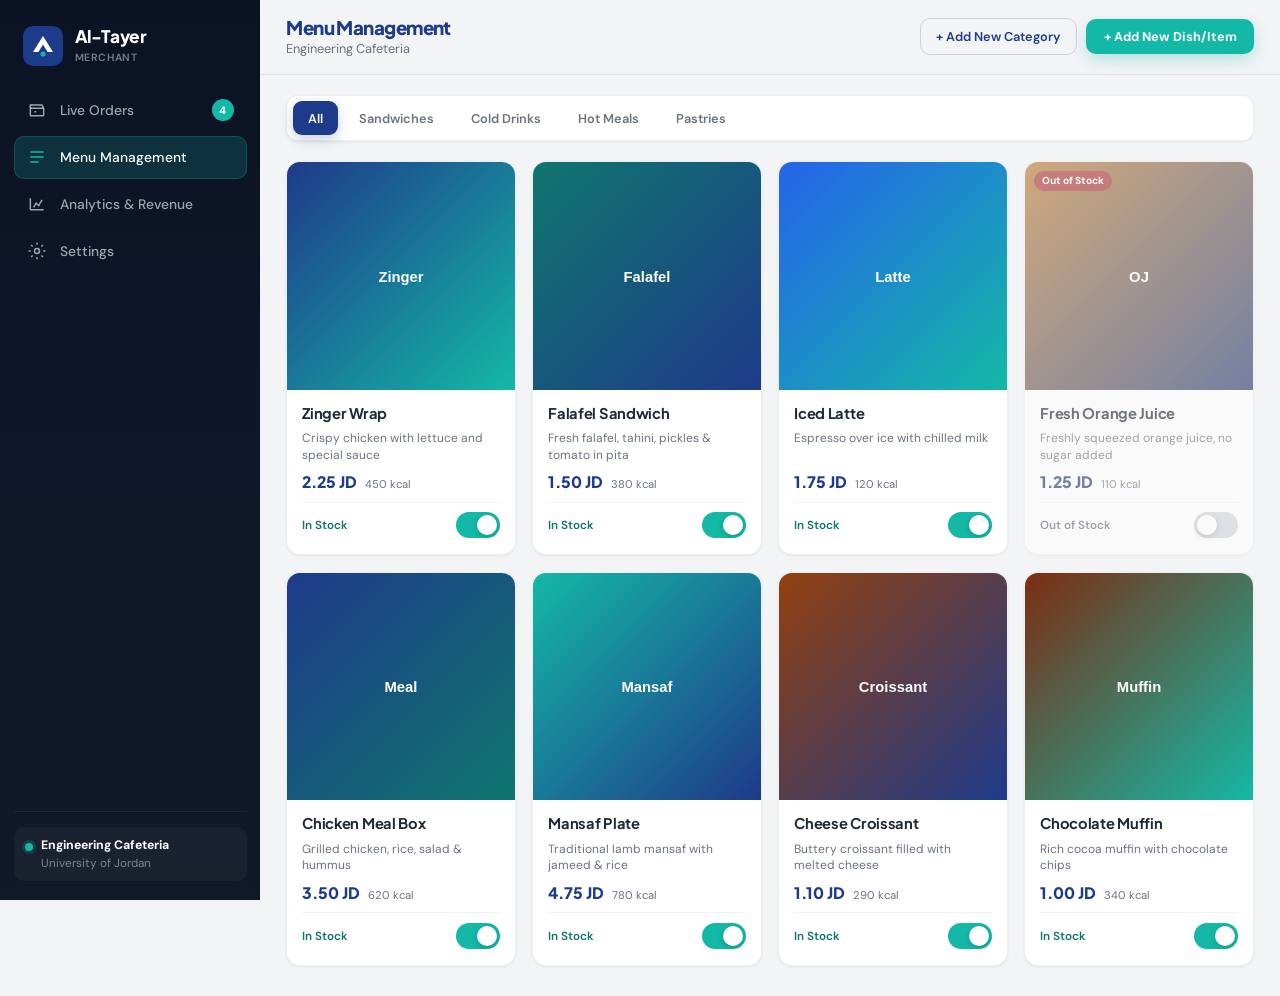
<file: merchant-portal/index.html>
<!DOCTYPE html>
<html lang="en">
<head>
  <meta charset="UTF-8" />
  <meta name="viewport" content="width=device-width, initial-scale=1.0" />
  <title>Al-Tayer Merchant | Menu Management</title>
  <link rel="preconnect" href="https://fonts.googleapis.com" />
  <link rel="preconnect" href="https://fonts.gstatic.com" crossorigin />
  <link href="https://fonts.googleapis.com/css2?family=DM+Sans:ital,opsz,wght@0,9..40,400;0,9..40,500;0,9..40,600;0,9..40,700;1,9..40,400&family=Plus+Jakarta+Sans:wght@600;700;800&display=swap" rel="stylesheet" />
  <link rel="stylesheet" href="styles.css" />
</head>
<body>
  <div class="app">
    <aside class="sidebar" id="sidebar">
      <div class="sidebar-brand">
        <div class="logo-mark" aria-hidden="true">
          <svg viewBox="0 0 40 40" fill="none" xmlns="http://www.w3.org/2000/svg">
            <rect width="40" height="40" rx="10" fill="url(#mLogo)"/>
            <path d="M10 26L20 10L30 26H24.5L20 18.5L15.5 26H10Z" fill="white"/>
            <circle cx="20" cy="28" r="2.5" fill="#14B8A6"/>
            <defs>
              <linearGradient id="mLogo" x1="0" y1="0" x2="40" y2="40">
                <stop stop-color="#1E3A8A"/>
                <stop offset="1" stop-color="#2563EB"/>
              </linearGradient>
            </defs>
          </svg>
        </div>
        <div class="brand-text">
          <span class="brand-name">Al-Tayer</span>
          <span class="brand-sub">Merchant</span>
        </div>
      </div>

      <nav class="sidebar-nav" aria-label="Merchant navigation">
        <a href="#orders" class="nav-item" data-nav="orders">
          <span class="nav-icon">
            <svg viewBox="0 0 24 24" fill="none" stroke="currentColor" stroke-width="1.75"><path d="M4 6h14l2 4v8a1 1 0 0 1-1 1H5a1 1 0 0 1-1-1V6z"/><path d="M4 10h16M9 14h2"/></svg>
          </span>
          <span>Live Orders</span>
          <span class="nav-badge" id="liveOrdersBadge">5</span>
        </a>
        <a href="#menu" class="nav-item active" data-nav="menu" aria-current="page">
          <span class="nav-icon">
            <svg viewBox="0 0 24 24" fill="none" stroke="currentColor" stroke-width="1.75"><path d="M4 6h16M4 12h16M4 18h10"/></svg>
          </span>
          <span>Menu Management</span>
        </a>
        <a href="#analytics" class="nav-item" data-nav="analytics">
          <span class="nav-icon">
            <svg viewBox="0 0 24 24" fill="none" stroke="currentColor" stroke-width="1.75"><path d="M4 19V5M4 19h16"/><path d="M8 16l3-5 3 3 4-7"/></svg>
          </span>
          <span>Analytics &amp; Revenue</span>
        </a>
        <a href="#settings" class="nav-item" data-nav="settings">
          <span class="nav-icon">
            <svg viewBox="0 0 24 24" fill="none" stroke="currentColor" stroke-width="1.75"><circle cx="12" cy="12" r="3"/><path d="M12 2v2.5M12 19.5V22M4.9 4.9l1.8 1.8M17.3 17.3l1.8 1.8M2 12h2.5M19.5 12H22M4.9 19.1l1.8-1.8M17.3 6.7l1.8-1.8"/></svg>
          </span>
          <span>Settings</span>
        </a>
      </nav>

      <div class="sidebar-footer">
        <div class="merchant-chip">
          <span class="chip-dot"></span>
          <div>
            <strong>Engineering Cafeteria</strong>
            <span>University of Jordan</span>
          </div>
        </div>
      </div>
    </aside>

    <div class="main">
      <header class="topbar">
        <div class="topbar-left">
          <button class="menu-toggle" id="menuToggle" type="button" aria-label="Toggle sidebar">
            <svg viewBox="0 0 24 24" fill="none" stroke="currentColor" stroke-width="2"><path d="M4 7h16M4 12h16M4 17h16"/></svg>
          </button>
          <div>
            <h1 class="page-title" id="pageTitle">Menu Management</h1>
            <p class="page-subtitle" id="pageSubtitle">Engineering Cafeteria</p>
          </div>
        </div>
        <div class="topbar-actions" id="menuActions">
          <button type="button" class="btn-ghost" id="addCategoryBtn">+ Add New Category</button>
          <button type="button" class="btn-primary" id="addItemBtn">+ Add New Dish/Item</button>
        </div>
      </header>

      <main class="content">
        <!-- Live Orders -->
        <section class="page-view" id="view-orders" hidden>
          <div class="panel-card">
            <div class="panel-card-head">
              <h2>Live Orders Queue</h2>
              <p>Active prep orders for Engineering Cafeteria</p>
            </div>
            <div class="table-wrap">
              <table class="data-table">
                <thead>
                  <tr>
                    <th>Order</th>
                    <th>Student</th>
                    <th>Items</th>
                    <th>Status</th>
                    <th>Time</th>
                    <th>Action</th>
                  </tr>
                </thead>
                <tbody id="liveOrdersBody"></tbody>
              </table>
            </div>
          </div>
        </section>

        <!-- Menu Management -->
        <section class="page-view" id="view-menu">
          <div class="category-tabs" id="categoryTabs" role="tablist" aria-label="Menu categories"></div>
          <section class="menu-grid" id="menuGrid" aria-live="polite"></section>
          <p class="empty-state" id="menuEmpty" hidden>No items in this category yet.</p>
        </section>

        <!-- Analytics -->
        <section class="page-view" id="view-analytics" hidden>
          <div class="metrics-row">
            <article class="stat-card">
              <span class="stat-label">Today's Revenue</span>
              <strong class="stat-value">842.50 <small>JD</small></strong>
            </article>
            <article class="stat-card">
              <span class="stat-label">Orders Completed</span>
              <strong class="stat-value">126</strong>
            </article>
            <article class="stat-card">
              <span class="stat-label">Avg Prep Time</span>
              <strong class="stat-value">7.2 <small>min</small></strong>
            </article>
            <article class="stat-card">
              <span class="stat-label">Top Seller</span>
              <strong class="stat-value sm">Zinger Wrap</strong>
            </article>
          </div>
          <div class="panel-card">
            <div class="panel-card-head">
              <h2>Revenue by Category</h2>
              <p>Last 7 days — Engineering Cafeteria</p>
            </div>
            <ul class="revenue-list" id="revenueList"></ul>
          </div>
        </section>

        <!-- Settings -->
        <section class="page-view" id="view-settings" hidden>
          <div class="panel-card settings-panel">
            <div class="panel-card-head">
              <h2>Merchant Settings</h2>
              <p>Store profile and prep preferences</p>
            </div>
            <form id="settingsForm" class="settings-form">
              <label class="field">
                <span>Display Name</span>
                <input type="text" id="settingName" value="Engineering Cafeteria" />
              </label>
              <label class="field">
                <span>Prep Time Target (minutes)</span>
                <input type="number" id="settingPrep" value="8" min="1" max="60" />
              </label>
              <label class="field checkbox-field">
                <input type="checkbox" id="settingOpen" checked />
                <span>Accepting new orders</span>
              </label>
              <button type="submit" class="btn-primary">Save Settings</button>
            </form>
          </div>
        </section>
      </main>
    </div>
  </div>

  <!-- ========== Dish Modal (#dishModal) ========== -->
  <div id="dishModal" class="modal-backdrop" style="display: none;" aria-hidden="true">
    <div class="modal" role="dialog" aria-modal="true" aria-labelledby="dishModalTitle">
      <div class="modal-head">
        <h2 id="dishModalTitle">Add New Dish/Item</h2>
        <button type="button" class="icon-btn" id="dishModalClose" aria-label="Close">
          <svg viewBox="0 0 24 24" fill="none" stroke="currentColor" stroke-width="2"><path d="M6 6l12 12M18 6L6 18"/></svg>
        </button>
      </div>
      <form id="dishForm" class="modal-body" novalidate>
        <label class="field">
          <span>Item Name</span>
          <input type="text" id="dishName" name="name" placeholder="e.g. Zinger Wrap" required />
        </label>
        <label class="field">
          <span>Category</span>
          <select id="dishCategory" name="category" required></select>
        </label>
        <div class="field-row">
          <label class="field">
            <span>Price (JD)</span>
            <input type="number" id="dishPrice" name="price" min="0" step="0.05" placeholder="2.25" required />
          </label>
          <label class="field">
            <span>Calories</span>
            <input type="number" id="dishCalories" name="calories" min="0" step="1" placeholder="450" required />
          </label>
        </div>
        <label class="field">
          <span>Description</span>
          <textarea id="dishDescription" name="description" rows="3" placeholder="Short description for students"></textarea>
        </label>
        <div class="field">
          <span>Image (optional)</span>
          <div class="dropzone" id="dishDropzone" tabindex="0" role="button" aria-label="Upload item image">
            <input type="file" id="dishImageFile" accept="image/*" style="display:none" />
            <div class="dropzone-inner" id="dishDropInner">
              <svg viewBox="0 0 24 24" fill="none" stroke="currentColor" stroke-width="1.75"><path d="M12 16V4M8 8l4-4 4 4"/><path d="M4 14v4a2 2 0 0 0 2 2h12a2 2 0 0 0 2-2v-4"/></svg>
              <p><strong>Drag &amp; drop</strong> or <span class="linkish">browse</span></p>
            </div>
            <div class="dropzone-preview" id="dishDropPreview" style="display:none">
              <img id="dishImagePreview" alt="Preview" />
              <button type="button" class="btn-ghost sm" id="dishImageClear">Remove</button>
            </div>
          </div>
        </div>
        <div class="modal-actions">
          <button type="button" class="btn-ghost" id="dishModalCancel">Cancel</button>
          <button type="submit" class="btn-primary" id="dishSaveBtn">Save</button>
        </div>
      </form>
    </div>
  </div>

  <!-- ========== Category Modal (#categoryModal) ========== -->
  <div id="categoryModal" class="modal-backdrop" style="display: none;" aria-hidden="true">
    <div class="modal modal-sm" role="dialog" aria-modal="true" aria-labelledby="categoryModalTitle">
      <div class="modal-head">
        <h2 id="categoryModalTitle">Add New Category</h2>
        <button type="button" class="icon-btn" id="categoryModalClose" aria-label="Close">
          <svg viewBox="0 0 24 24" fill="none" stroke="currentColor" stroke-width="2"><path d="M6 6l12 12M18 6L6 18"/></svg>
        </button>
      </div>
      <form id="categoryForm" class="modal-body">
        <label class="field">
          <span>Category Name</span>
          <input type="text" id="categoryName" placeholder="e.g. Desserts" required autocomplete="off" />
        </label>
        <div class="modal-actions">
          <button type="button" class="btn-ghost" id="categoryModalCancel">Cancel</button>
          <button type="submit" class="btn-primary" id="categorySaveBtn">Save Category</button>
        </div>
      </form>
    </div>
  </div>

  <div class="toast" id="toast" style="display:none" role="status"></div>
  <div class="sidebar-overlay" id="sidebarOverlay"></div>
  <script src="app.js?v=3" defer></script>
</body>
</html>
</file>
<file: merchant-portal/styles.css>
:root {
  --primary: #1E3A8A;
  --primary-soft: #2563EB;
  --accent: #14B8A6;
  --accent-dark: #0F766E;
  --bg: #F3F4F6;
  --surface: #FFFFFF;
  --text: #1F2937;
  --text-muted: #6B7280;
  --border: rgba(31, 41, 55, 0.08);
  --danger: #DC2626;
  --sidebar-w: 260px;
  --radius: 14px;
  --shadow: 0 8px 24px rgba(15, 23, 42, 0.06);
  --shadow-sm: 0 1px 3px rgba(15, 23, 42, 0.06);
  --font: "DM Sans", system-ui, sans-serif;
  --font-display: "Plus Jakarta Sans", "DM Sans", sans-serif;
}

*,
*::before,
*::after {
  box-sizing: border-box;
  margin: 0;
  padding: 0;
}

html { font-size: 15px; }

body {
  font-family: var(--font);
  color: var(--text);
  background: var(--bg);
  min-height: 100vh;
  -webkit-font-smoothing: antialiased;
}

button { font-family: inherit; cursor: pointer; border: none; background: none; }
a { color: inherit; text-decoration: none; }

.app { display: flex; min-height: 100vh; }

/* Sidebar */
.sidebar {
  position: fixed;
  inset: 0 auto 0 0;
  width: var(--sidebar-w);
  background: linear-gradient(180deg, #0B1224 0%, #0F172A 50%, #111827 100%);
  color: #fff;
  display: flex;
  flex-direction: column;
  padding: 1.25rem 0.9rem;
  z-index: 100;
  transition: transform 0.28s ease;
}

.sidebar-brand {
  display: flex;
  align-items: center;
  gap: 0.75rem;
  padding: 0.5rem 0.65rem 1.5rem;
}

.logo-mark { width: 40px; height: 40px; flex-shrink: 0; }
.logo-mark svg { width: 100%; height: 100%; }

.brand-name {
  font-family: var(--font-display);
  font-weight: 800;
  font-size: 1.15rem;
  letter-spacing: -0.02em;
  display: block;
  line-height: 1.1;
}

.brand-sub {
  font-size: 0.7rem;
  color: rgba(255, 255, 255, 0.45);
  text-transform: uppercase;
  letter-spacing: 0.06em;
  font-weight: 600;
}

.sidebar-nav {
  display: flex;
  flex-direction: column;
  gap: 0.25rem;
  flex: 1;
}

.nav-item {
  display: flex;
  align-items: center;
  gap: 0.75rem;
  padding: 0.7rem 0.85rem;
  border-radius: 10px;
  color: rgba(255, 255, 255, 0.62);
  font-weight: 500;
  font-size: 0.92rem;
  transition: background 0.18s, color 0.18s;
}

.nav-icon { width: 22px; height: 22px; display: grid; place-items: center; }
.nav-icon svg { width: 20px; height: 20px; }

.nav-item:hover {
  background: rgba(255, 255, 255, 0.08);
  color: #fff;
}

.nav-item:hover .nav-icon { color: #5EEAD4; }

.nav-item.active {
  background: rgba(20, 184, 166, 0.18);
  color: #fff;
  box-shadow: inset 0 0 0 1px rgba(20, 184, 166, 0.25);
}

.nav-item.active .nav-icon { color: var(--accent); }

.nav-badge {
  margin-left: auto;
  min-width: 22px;
  height: 22px;
  padding: 0 6px;
  border-radius: 999px;
  background: var(--accent);
  color: #fff;
  font-size: 0.72rem;
  font-weight: 700;
  display: grid;
  place-items: center;
}

.sidebar-footer {
  padding-top: 1rem;
  border-top: 1px solid rgba(255, 255, 255, 0.06);
}

.merchant-chip {
  display: flex;
  align-items: flex-start;
  gap: 0.55rem;
  padding: 0.7rem 0.75rem;
  border-radius: 10px;
  background: rgba(255, 255, 255, 0.04);
  font-size: 0.78rem;
}

.merchant-chip strong {
  display: block;
  color: #fff;
  font-size: 0.82rem;
  margin-bottom: 0.1rem;
}

.merchant-chip span:last-child { color: rgba(255, 255, 255, 0.45); }

.chip-dot {
  width: 8px;
  height: 8px;
  margin-top: 0.35rem;
  border-radius: 50%;
  background: var(--accent);
  box-shadow: 0 0 0 3px rgba(20, 184, 166, 0.2);
  flex-shrink: 0;
}

/* Main */
.main {
  margin-left: var(--sidebar-w);
  flex: 1;
  min-width: 0;
}

.topbar {
  position: sticky;
  top: 0;
  z-index: 50;
  display: flex;
  align-items: center;
  justify-content: space-between;
  gap: 1rem;
  padding: 1.1rem 1.75rem;
  background: rgba(243, 244, 246, 0.9);
  backdrop-filter: blur(12px);
  border-bottom: 1px solid var(--border);
}

.topbar-left {
  display: flex;
  align-items: center;
  gap: 0.75rem;
}

.menu-toggle {
  display: none;
  width: 38px;
  height: 38px;
  border-radius: 10px;
  background: var(--surface);
  border: 1px solid var(--border);
  place-items: center;
}

.menu-toggle svg { width: 18px; height: 18px; }

.page-title {
  font-family: var(--font-display);
  font-size: 1.25rem;
  font-weight: 800;
  letter-spacing: -0.03em;
  color: var(--primary);
  line-height: 1.15;
}

.page-subtitle {
  font-size: 0.85rem;
  color: var(--text-muted);
  margin-top: 0.15rem;
}

.topbar-actions {
  display: flex;
  align-items: center;
  gap: 0.6rem;
  flex-shrink: 0;
}

.btn-ghost {
  padding: 0.6rem 1rem;
  border-radius: 10px;
  font-size: 0.85rem;
  font-weight: 600;
  color: var(--primary);
  background: transparent;
  border: 1px solid rgba(30, 58, 138, 0.18);
  transition: background 0.15s, transform 0.15s;
}

.btn-ghost:hover {
  background: rgba(30, 58, 138, 0.06);
  transform: translateY(-1px);
}

.btn-ghost.sm { padding: 0.35rem 0.7rem; font-size: 0.78rem; }

.btn-primary {
  padding: 0.6rem 1.15rem;
  border-radius: 10px;
  font-size: 0.85rem;
  font-weight: 700;
  color: #fff;
  background: var(--accent);
  box-shadow: 0 6px 16px rgba(20, 184, 166, 0.28);
  transition: filter 0.15s, transform 0.15s;
}

.btn-primary:hover {
  filter: brightness(1.05);
  transform: translateY(-1px);
}

.content {
  padding: 1.35rem 1.75rem 2rem;
}

.page-view {
  display: block;
}

.page-view[hidden] {
  display: none !important;
}

.panel-card {
  background: var(--surface);
  border: 1px solid var(--border);
  border-radius: var(--radius);
  box-shadow: var(--shadow-sm);
  padding: 1.2rem 1.35rem;
}

.panel-card-head {
  margin-bottom: 1rem;
}

.panel-card-head h2 {
  font-family: var(--font-display);
  font-size: 1.1rem;
  font-weight: 750;
  color: var(--primary);
}

.panel-card-head p {
  margin-top: 0.25rem;
  font-size: 0.85rem;
  color: var(--text-muted);
}

.table-wrap { overflow-x: auto; }

.data-table {
  width: 100%;
  border-collapse: collapse;
  font-size: 0.88rem;
}

.data-table th {
  text-align: left;
  padding: 0.65rem 0.7rem;
  font-size: 0.72rem;
  text-transform: uppercase;
  letter-spacing: 0.04em;
  color: var(--text-muted);
  border-bottom: 1px solid var(--border);
}

.data-table td {
  padding: 0.85rem 0.7rem;
  border-bottom: 1px solid rgba(31, 41, 55, 0.05);
  vertical-align: middle;
}

.data-table tr:hover td {
  background: rgba(30, 58, 138, 0.03);
}

.order-status {
  display: inline-flex;
  padding: 0.22rem 0.55rem;
  border-radius: 999px;
  font-size: 0.72rem;
  font-weight: 650;
}

.status-accepted { color: #2563EB; background: rgba(37, 99, 235, 0.1); }
.status-preparing { color: #D97706; background: rgba(217, 119, 6, 0.12); }
.status-ready { color: #059669; background: rgba(5, 150, 105, 0.1); }

.muted { color: var(--text-muted); font-size: 0.82rem; }

.metrics-row {
  display: grid;
  grid-template-columns: repeat(4, 1fr);
  gap: 1rem;
  margin-bottom: 1.15rem;
}

.stat-card {
  background: var(--surface);
  border: 1px solid var(--border);
  border-radius: var(--radius);
  padding: 1.1rem 1.15rem;
  box-shadow: var(--shadow-sm);
}

.stat-label {
  display: block;
  font-size: 0.78rem;
  font-weight: 600;
  color: var(--text-muted);
  margin-bottom: 0.45rem;
}

.stat-value {
  font-family: var(--font-display);
  font-size: 1.55rem;
  font-weight: 800;
  color: var(--text);
  letter-spacing: -0.03em;
}

.stat-value.sm { font-size: 1.15rem; }

.stat-value small {
  font-size: 0.85rem;
  font-weight: 600;
  color: var(--text-muted);
}

.revenue-list {
  list-style: none;
  display: flex;
  flex-direction: column;
}

.revenue-list li {
  display: flex;
  justify-content: space-between;
  align-items: center;
  padding: 0.85rem 0;
  border-bottom: 1px solid rgba(31, 41, 55, 0.06);
}

.revenue-list li:last-child { border-bottom: none; }

.revenue-list strong { display: block; font-size: 0.92rem; }

.amount {
  font-family: var(--font-display);
  font-weight: 700;
  color: var(--primary);
}

.settings-form {
  display: flex;
  flex-direction: column;
  gap: 0.9rem;
  max-width: 420px;
}

.checkbox-field {
  flex-direction: row !important;
  align-items: center;
  gap: 0.55rem !important;
}

.checkbox-field input {
  width: auto;
  accent-color: var(--accent);
}

@media (max-width: 1000px) {
  .metrics-row { grid-template-columns: repeat(2, 1fr); }
}

@media (max-width: 560px) {
  .metrics-row { grid-template-columns: 1fr; }
}

/* Category tabs */
.category-tabs {
  display: flex;
  flex-wrap: wrap;
  gap: 0.45rem;
  margin-bottom: 1.35rem;
  padding: 0.35rem;
  background: var(--surface);
  border-radius: 12px;
  border: 1px solid var(--border);
  box-shadow: var(--shadow-sm);
}

.cat-tab {
  padding: 0.55rem 1rem;
  border-radius: 9px;
  font-size: 0.85rem;
  font-weight: 600;
  color: var(--text-muted);
  transition: background 0.18s, color 0.18s, box-shadow 0.18s;
}

.cat-tab:hover {
  color: var(--primary);
  background: rgba(30, 58, 138, 0.05);
}

.cat-tab.active {
  color: #fff;
  background: var(--primary);
  box-shadow: 0 4px 12px rgba(30, 58, 138, 0.25);
}

/* Menu grid */
.menu-grid {
  display: grid;
  grid-template-columns: repeat(4, 1fr);
  gap: 1.1rem;
}

.menu-card {
  position: relative;
  background: var(--surface);
  border-radius: var(--radius);
  border: 1px solid var(--border);
  box-shadow: var(--shadow-sm);
  overflow: hidden;
  display: flex;
  flex-direction: column;
  transition: transform 0.2s ease, box-shadow 0.2s ease, opacity 0.25s ease, filter 0.25s ease;
}

.menu-card:hover {
  transform: translateY(-3px);
  box-shadow: var(--shadow);
}

.menu-card.out-of-stock {
  opacity: 0.62;
  filter: grayscale(0.35);
}

.card-image {
  position: relative;
  aspect-ratio: 1;
  background: linear-gradient(145deg, #E5E7EB, #F3F4F6);
  overflow: hidden;
}

.card-image img {
  width: 100%;
  height: 100%;
  object-fit: cover;
  display: block;
}

.card-actions {
  position: absolute;
  top: 0.55rem;
  right: 0.55rem;
  display: flex;
  gap: 0.35rem;
  opacity: 0;
  transform: translateY(-4px);
  transition: opacity 0.18s, transform 0.18s;
}

.menu-card:hover .card-actions { opacity: 1; transform: translateY(0); }

.card-action {
  width: 32px;
  height: 32px;
  border-radius: 8px;
  background: rgba(255, 255, 255, 0.95);
  border: 1px solid var(--border);
  display: grid;
  place-items: center;
  color: var(--text);
  box-shadow: var(--shadow-sm);
  transition: background 0.15s, color 0.15s;
}

.card-action svg { width: 15px; height: 15px; }
.card-action:hover { background: #fff; color: var(--primary); }
.card-action.danger:hover { color: var(--danger); }

.stock-badge {
  position: absolute;
  top: 0.55rem;
  left: 0.55rem;
  padding: 0.25rem 0.55rem;
  border-radius: 999px;
  font-size: 0.68rem;
  font-weight: 700;
  background: rgba(220, 38, 38, 0.95);
  color: #fff;
  opacity: 0;
  transform: scale(0.9);
  transition: opacity 0.2s, transform 0.2s;
  pointer-events: none;
}

.menu-card.out-of-stock .stock-badge {
  opacity: 1;
  transform: scale(1);
}

.card-body {
  padding: 0.95rem 1rem 1.05rem;
  display: flex;
  flex-direction: column;
  gap: 0.55rem;
  flex: 1;
}

.card-name {
  font-family: var(--font-display);
  font-size: 0.98rem;
  font-weight: 700;
  letter-spacing: -0.02em;
  color: var(--text);
}

.card-desc {
  font-size: 0.8rem;
  color: var(--text-muted);
  line-height: 1.4;
  display: -webkit-box;
  -webkit-line-clamp: 2;
  -webkit-box-orient: vertical;
  overflow: hidden;
}

.card-meta {
  display: flex;
  align-items: baseline;
  gap: 0.5rem;
  margin-top: auto;
}

.card-price {
  font-family: var(--font-display);
  font-weight: 800;
  font-size: 1.05rem;
  color: var(--primary);
}

.card-kcal {
  font-size: 0.75rem;
  color: var(--text-muted);
}

.card-footer {
  display: flex;
  align-items: center;
  justify-content: space-between;
  padding-top: 0.65rem;
  border-top: 1px solid rgba(31, 41, 55, 0.06);
  margin-top: 0.15rem;
}

.toggle-label {
  font-size: 0.78rem;
  font-weight: 600;
  color: var(--text-muted);
  transition: color 0.2s;
}

.toggle-label.on { color: var(--accent-dark); }

/* iOS-style toggle */
.toggle {
  position: relative;
  display: inline-flex;
  align-items: center;
  cursor: pointer;
}

.toggle input {
  position: absolute;
  opacity: 0;
  width: 0;
  height: 0;
}

.toggle-track {
  width: 44px;
  height: 26px;
  border-radius: 999px;
  background: #D1D5DB;
  position: relative;
  transition: background 0.25s cubic-bezier(0.4, 0, 0.2, 1);
}

.toggle-track::after {
  content: "";
  position: absolute;
  top: 3px;
  left: 3px;
  width: 20px;
  height: 20px;
  border-radius: 50%;
  background: #fff;
  box-shadow: 0 2px 6px rgba(0, 0, 0, 0.18);
  transition: transform 0.25s cubic-bezier(0.4, 0, 0.2, 1);
}

.toggle input:checked + .toggle-track {
  background: var(--accent);
}

.toggle input:checked + .toggle-track::after {
  transform: translateX(18px);
}

.toggle input:focus-visible + .toggle-track {
  box-shadow: 0 0 0 3px rgba(20, 184, 166, 0.3);
}

.empty-state {
  text-align: center;
  padding: 3rem 1rem;
  color: var(--text-muted);
  font-size: 0.95rem;
}

/* Modal — hidden via display:none; shown as grid + .open */
.modal-backdrop {
  position: fixed;
  inset: 0;
  z-index: 200;
  background: rgba(15, 23, 42, 0.45);
  place-items: center;
  padding: 1rem;
  opacity: 0;
  pointer-events: none;
  transition: opacity 0.2s;
}

.modal-backdrop.open {
  opacity: 1;
  pointer-events: auto;
}

.modal {
  width: min(520px, 100%);
  max-height: min(90vh, 720px);
  overflow-y: auto;
  background: var(--surface);
  border-radius: 16px;
  box-shadow: 0 24px 64px rgba(15, 23, 42, 0.2);
  border: 1px solid var(--border);
  transform: translateY(10px) scale(0.98);
  transition: transform 0.22s ease;
}

.modal-backdrop.open .modal {
  transform: translateY(0) scale(1);
}

.modal-sm { width: min(400px, 100%); }

.modal-head {
  display: flex;
  align-items: center;
  justify-content: space-between;
  padding: 1.1rem 1.25rem;
  border-bottom: 1px solid var(--border);
}

.modal-head h2 {
  font-family: var(--font-display);
  font-size: 1.1rem;
  font-weight: 750;
  color: var(--primary);
}

.icon-btn {
  width: 36px;
  height: 36px;
  border-radius: 9px;
  display: grid;
  place-items: center;
  color: var(--text-muted);
  border: 1px solid transparent;
  transition: background 0.15s;
}

.icon-btn:hover { background: #F3F4F6; }
.icon-btn svg { width: 16px; height: 16px; }

.modal-body {
  padding: 1.15rem 1.25rem 1.35rem;
  display: flex;
  flex-direction: column;
  gap: 0.9rem;
}

.field {
  display: flex;
  flex-direction: column;
  gap: 0.35rem;
}

.field > span {
  font-size: 0.78rem;
  font-weight: 650;
  color: var(--text-muted);
}

.field input,
.field select,
.field textarea {
  width: 100%;
  padding: 0.65rem 0.85rem;
  border-radius: 10px;
  border: 1px solid var(--border);
  background: #FAFAFA;
  font-family: inherit;
  font-size: 0.9rem;
  color: var(--text);
  outline: none;
  transition: border-color 0.15s, box-shadow 0.15s;
  resize: vertical;
}

.field input:focus,
.field select:focus,
.field textarea:focus {
  border-color: rgba(30, 58, 138, 0.4);
  box-shadow: 0 0 0 3px rgba(30, 58, 138, 0.1);
  background: #fff;
}

.field-row {
  display: grid;
  grid-template-columns: 1fr 1fr;
  gap: 0.85rem;
}

.dropzone {
  border: 1.5px dashed rgba(30, 58, 138, 0.22);
  border-radius: 12px;
  background: linear-gradient(145deg, rgba(30, 58, 138, 0.02), rgba(20, 184, 166, 0.04));
  min-height: 110px;
  cursor: pointer;
  transition: border-color 0.18s, background 0.18s;
}

.dropzone:hover,
.dropzone.dragover {
  border-color: var(--accent);
  background: rgba(20, 184, 166, 0.08);
}

.dropzone-inner {
  display: flex;
  flex-direction: column;
  align-items: center;
  justify-content: center;
  gap: 0.3rem;
  padding: 1.25rem;
  text-align: center;
  color: var(--text-muted);
  font-size: 0.85rem;
}

.dropzone-inner svg {
  width: 26px;
  height: 26px;
  color: var(--primary);
  margin-bottom: 0.2rem;
}

.linkish { color: var(--accent); font-weight: 650; }

.dropzone-preview {
  display: flex;
  align-items: center;
  gap: 0.85rem;
  padding: 0.75rem;
}

.dropzone-preview img {
  width: 72px;
  height: 72px;
  object-fit: cover;
  border-radius: 10px;
  border: 1px solid var(--border);
}

.modal-actions {
  display: flex;
  justify-content: flex-end;
  gap: 0.55rem;
  padding-top: 0.35rem;
}

.toast {
  position: fixed;
  bottom: 1.5rem;
  right: 1.5rem;
  z-index: 300;
  padding: 0.75rem 1.1rem;
  border-radius: 10px;
  background: #0F172A;
  color: #fff;
  font-size: 0.88rem;
  font-weight: 500;
  box-shadow: var(--shadow);
  opacity: 0;
  transform: translateY(8px);
  transition: opacity 0.2s, transform 0.2s;
  pointer-events: none;
}

.toast.show {
  opacity: 1;
  transform: translateY(0);
}

.sidebar-overlay {
  display: none;
  position: fixed;
  inset: 0;
  background: rgba(15, 23, 42, 0.45);
  z-index: 90;
}

.sidebar-overlay.visible { display: block; }

@media (max-width: 1200px) {
  .menu-grid { grid-template-columns: repeat(3, 1fr); }
}

@media (max-width: 900px) {
  .sidebar { transform: translateX(-100%); }
  .sidebar.open { transform: translateX(0); }
  .main { margin-left: 0; }
  .menu-toggle { display: grid; }
  .menu-grid { grid-template-columns: repeat(2, 1fr); }
  .topbar {
    flex-wrap: wrap;
    padding: 1rem;
  }
  .content { padding: 1rem; }
  .card-actions { opacity: 1; transform: none; }
}

@media (max-width: 560px) {
  .menu-grid { grid-template-columns: 1fr; }
  .field-row { grid-template-columns: 1fr; }
  .topbar-actions { width: 100%; }
  .topbar-actions .btn-ghost,
  .topbar-actions .btn-primary { flex: 1; }
}
</file>
